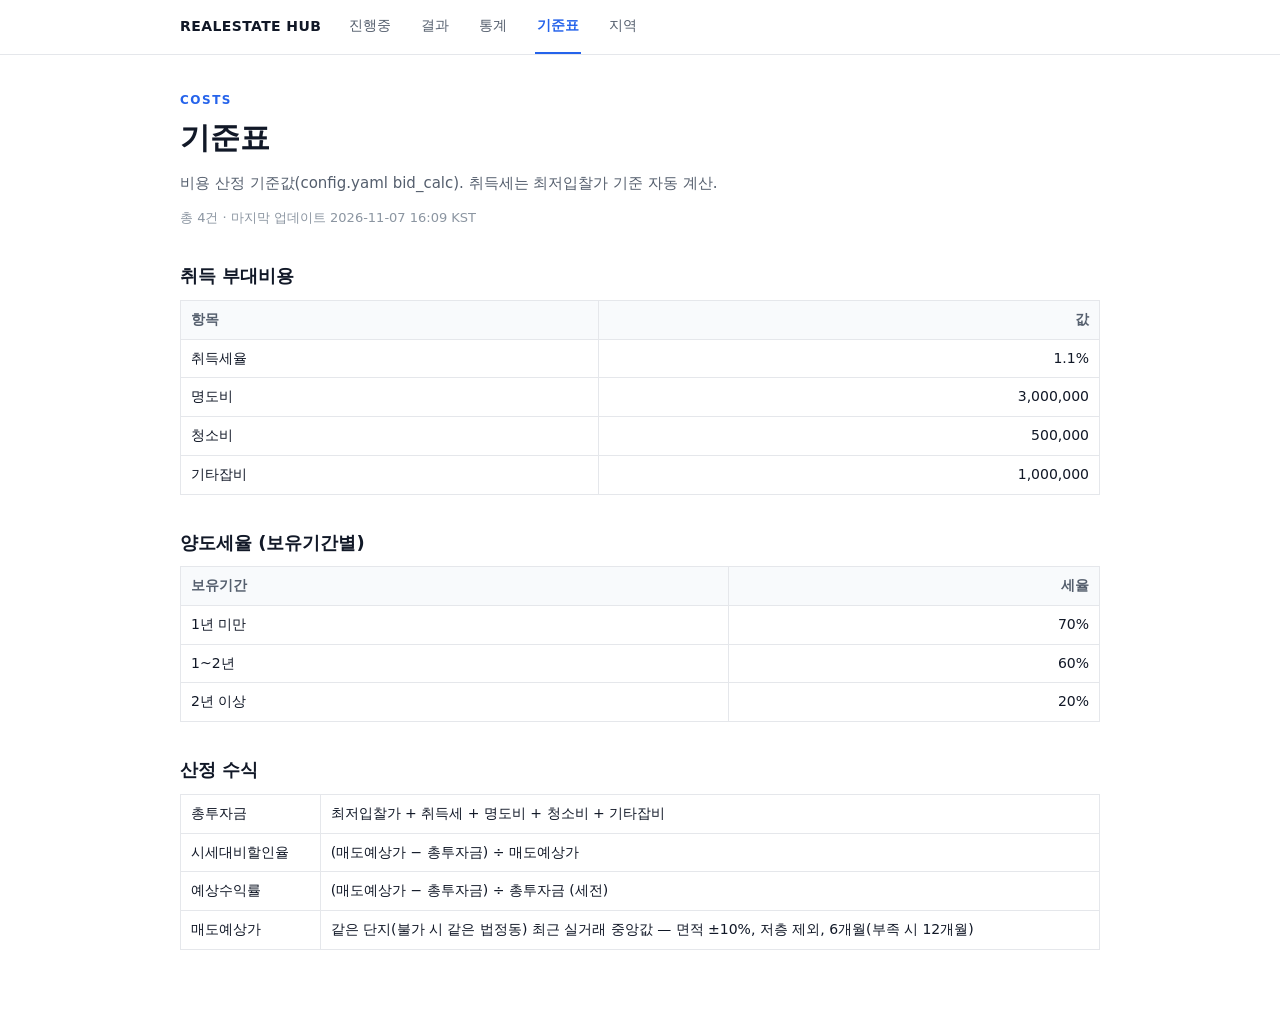
<file: costs.html>
<!doctype html>
<html lang="ko">
<head>
<meta charset="utf-8">
<meta name="viewport" content="width=device-width,initial-scale=1">
<meta name="robots" content="noindex,nofollow">
<title>기준표 — REALESTATE HUB</title>
<link rel="icon" href="data:image/svg+xml,<svg xmlns='http://www.w3.org/2000/svg' viewBox='0 0 16 16'><text y='14' font-size='14'>🏠</text></svg>">
<link rel="stylesheet" href="assets/style.css?v=202611071609">
</head>
<body data-page="costs">
<nav class="nav"><div class="nav-inner">
  <span class="brand">REALESTATE HUB</span>
  <a class="tab" href="index.html">진행중</a>
  <a class="tab" href="results.html">결과</a>
  <a class="tab" href="stats.html">통계</a>
  <a class="tab active" href="costs.html">기준표</a>
  <a class="tab" href="regions.html">지역</a>
</div></nav>
<main class="wrap">
  <div class="eyebrow">COSTS</div>
  <h1>기준표</h1>
  <p class="desc">비용 산정 기준값(config.yaml bid_calc). 취득세는 최저입찰가 기준 자동 계산.</p>
  <p class="meta" id="meta">-</p>
  <h2>취득 부대비용</h2><div id="t-base"></div>
  <h2>양도세율 (보유기간별)</h2><div id="t-cgt"></div>
  <h2>산정 수식</h2>
  <table>
    <tbody>
      <tr><td>총투자금</td><td style="text-align:left">최저입찰가 + 취득세 + 명도비 + 청소비 + 기타잡비</td></tr>
      <tr><td>시세대비할인율</td><td style="text-align:left">(매도예상가 − 총투자금) ÷ 매도예상가</td></tr>
      <tr><td>예상수익률</td><td style="text-align:left">(매도예상가 − 총투자금) ÷ 총투자금 (세전)</td></tr>
      <tr><td>매도예상가</td><td style="text-align:left">같은 단지(불가 시 같은 법정동) 최근 실거래 중앙값 — 면적 ±10%, 저층 제외, 6개월(부족 시 12개월)</td></tr>
    </tbody>
  </table>
</main>
<script src="data/meta.js?v=202611071609"></script>
<script src="data/costs.js?v=202611071609"></script>
<script src="assets/app.js?v=202611071609"></script>
</body>
</html>
</file>
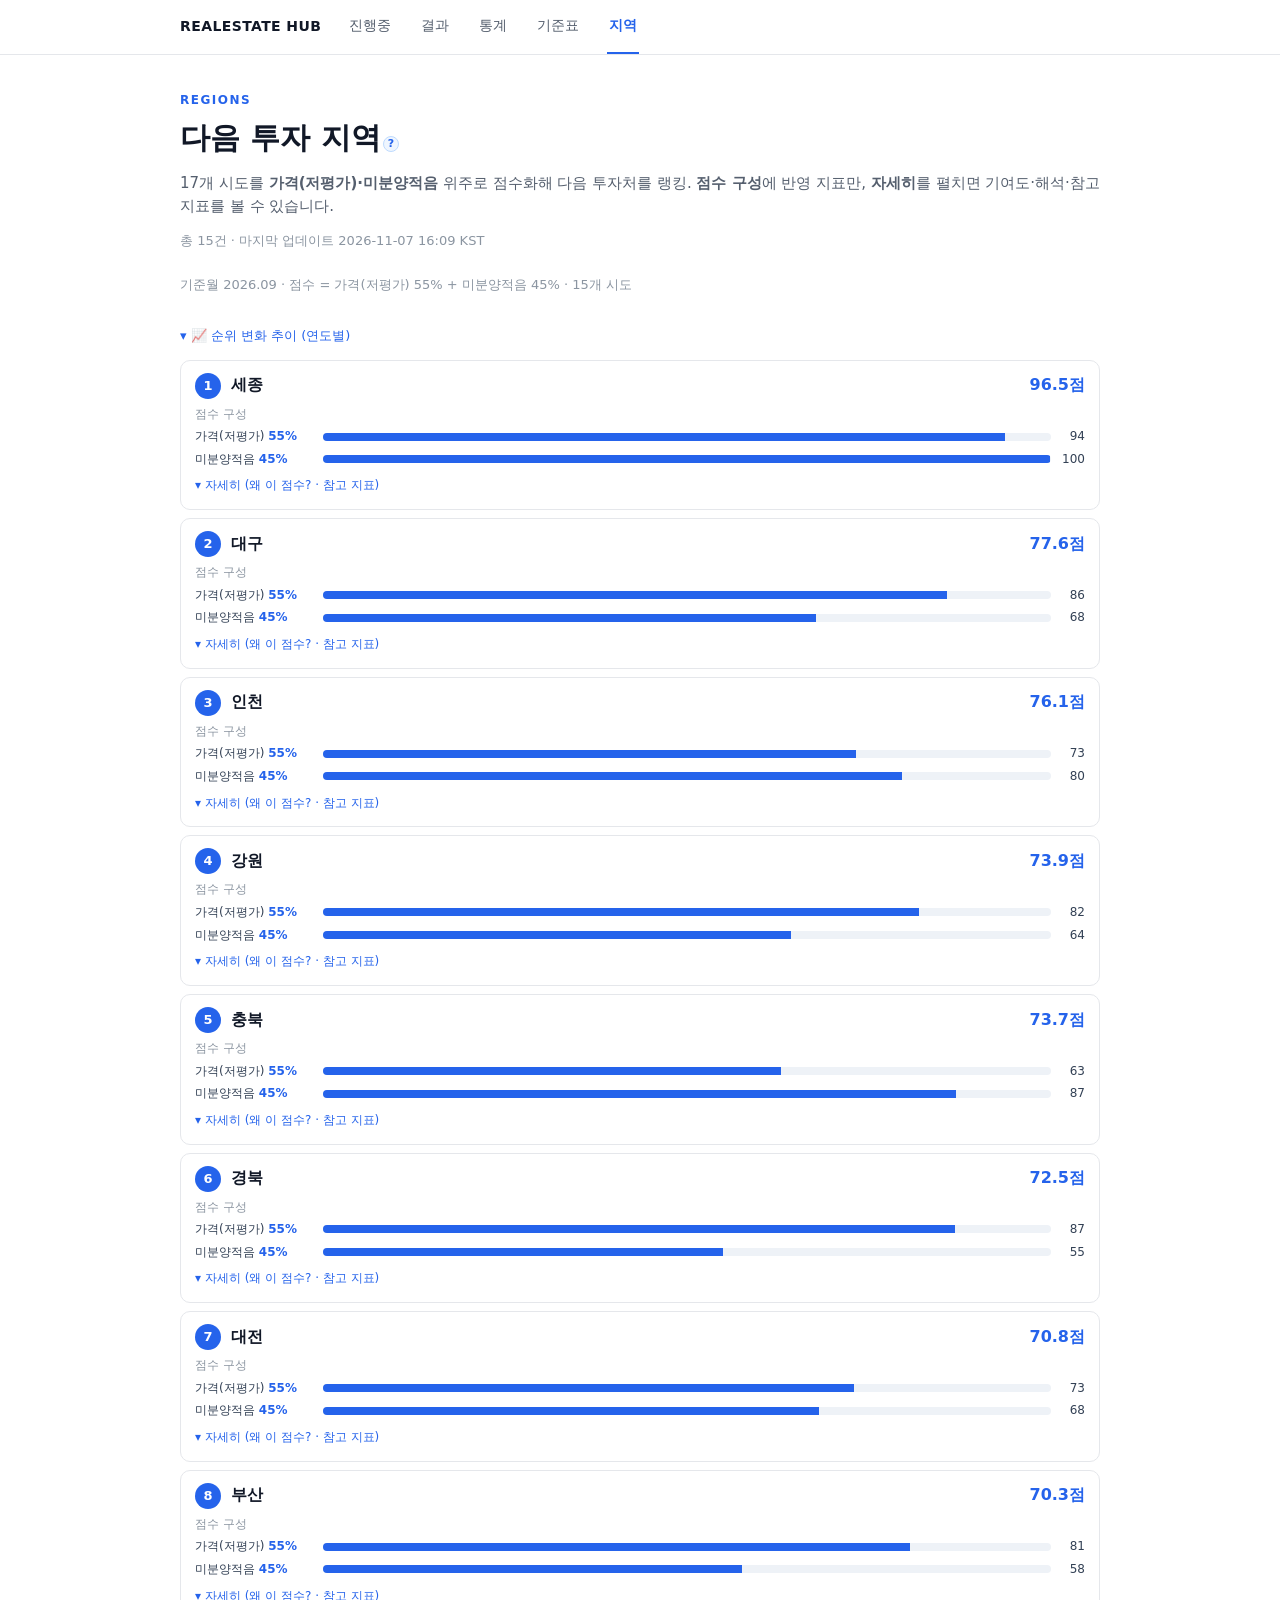
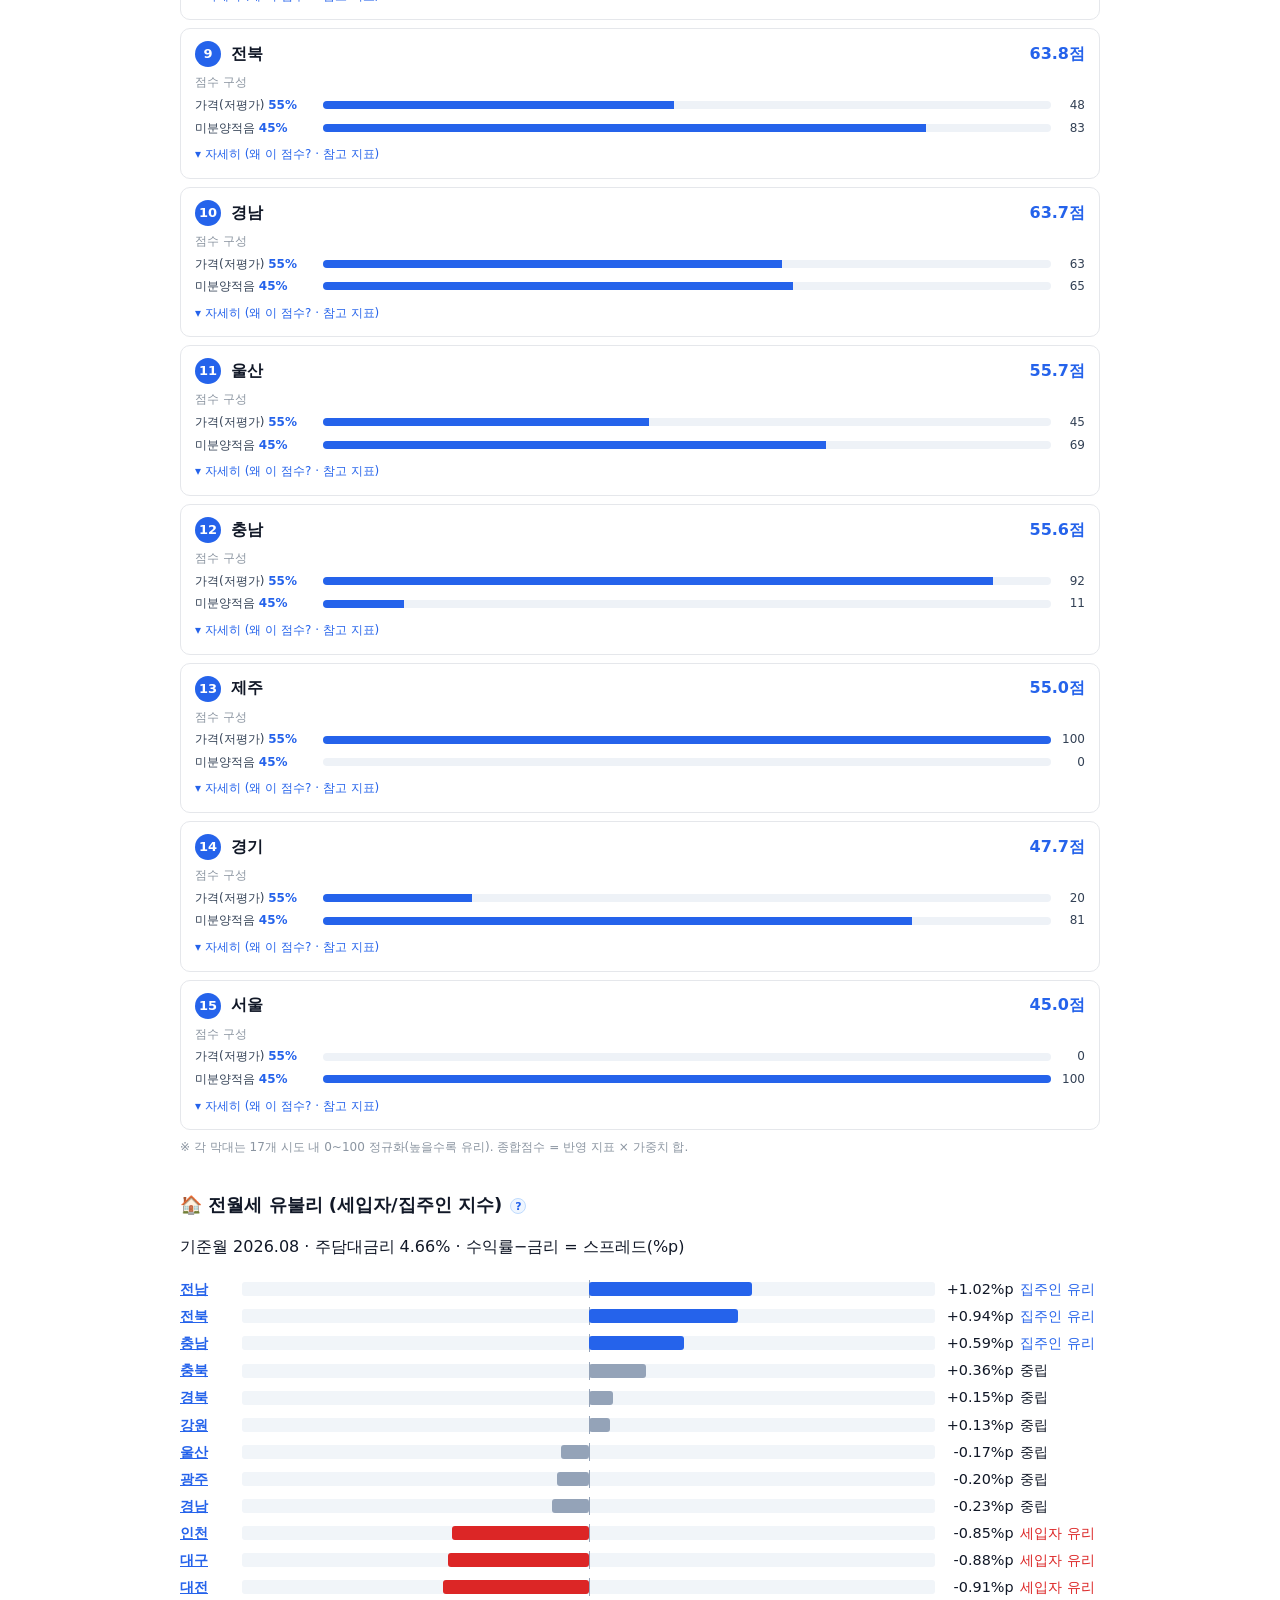
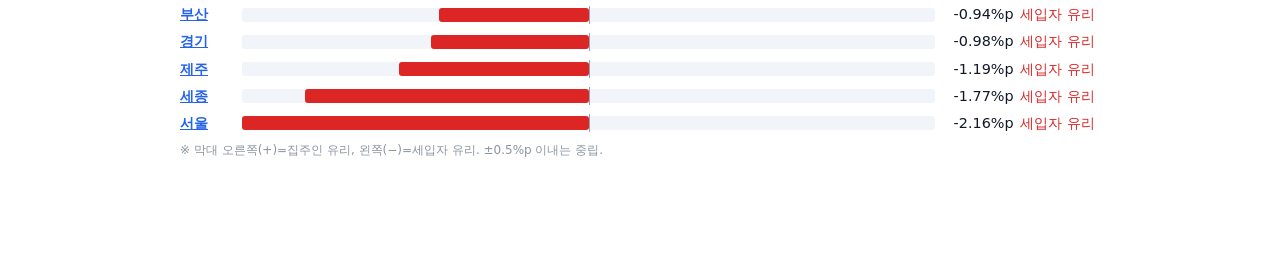
<file: regions.html>
<!doctype html>
<html lang="ko">
<head>
<meta charset="utf-8">
<meta name="viewport" content="width=device-width,initial-scale=1">
<meta name="robots" content="noindex,nofollow">
<title>지역 — REALESTATE HUB</title>
<link rel="icon" href="data:image/svg+xml,<svg xmlns='http://www.w3.org/2000/svg' viewBox='0 0 16 16'><text y='14' font-size='14'>🏠</text></svg>">
<link rel="stylesheet" href="assets/style.css?v=202611071609">
</head>
<body data-page="regions">
<nav class="nav"><div class="nav-inner">
  <span class="brand">REALESTATE HUB</span>
  <a class="tab" href="index.html">진행중</a>
  <a class="tab" href="results.html">결과</a>
  <a class="tab" href="stats.html">통계</a>
  <a class="tab" href="costs.html">기준표</a>
  <a class="tab active" href="regions.html">지역</a>
</div></nav>
<main class="wrap">
  <div class="eyebrow">REGIONS</div>
  <h1>다음 투자 지역<button class="help" type="button" aria-label="점수 산출 설명">?<span class="tip"><b>종합점수</b> = 백테스트(2018~2025)로 고른 가중치의 가중합. 현재 <b>가격(저평가) 55% + 미분양적음 45%</b>.<br>전세가율·공급여유는 예측력이 확인되지 않아 <b>현재 점수 미반영(참고용)</b> — 추후 백테스트에서 유효성 확인 시 자동 반영됩니다.<br>각 막대는 17개 시도 내 0~100 정규화(높을수록 유리).</span></button></h1>
  <p class="desc">17개 시도를 <b>가격(저평가)·미분양적음</b> 위주로 점수화해 다음 투자처를 랭킹. <b>점수 구성</b>에 반영 지표만, <b>자세히</b>를 펼치면 기여도·해석·참고 지표를 볼 수 있습니다.</p>
  <p class="meta" id="meta">-</p>
  <p class="meta" id="basis">-</p>
  <a class="rhist-link" id="rhist-toggle">▾ 📈 순위 변화 추이 (연도별)</a>
  <div id="r-history"></div>
  <div id="regions"></div>
  <p class="legend" id="r-legend"></p>
  <!--
    전월세 유불리(세입자/집주인 지수) = 월세수익률 − 주택담보대출금리 (carry 스프레드, %p).
    중립 임계값 = ±0.5%p (config의 EcosSettings.neutral_band; 변경 시 백필 재실행 필요).
      스프레드 > +0.5%p → 집주인 유리 | −0.5 ~ +0.5%p → 중립 | < −0.5%p → 세입자 유리
  -->
  <section class="rent-own">
    <h2>🏠 전월세 유불리 <span class="sub">(세입자/집주인 지수)</span>
      <span class="help" tabindex="0" role="button" aria-label="설명">?
        <span class="tip">월세수익률(연 월세÷매매가) − 주택담보대출금리. 집값 예측이 아니라 현재 보유 vs 임차 비용 비교입니다.<br><br>
        <b>판정 임계값(±0.5%p):</b><br>
        · 스프레드 &gt; +0.5%p → <b>집주인 유리</b> (월세수익 &gt; 대출이자, 사는 게 이득)<br>
        · −0.5 ~ +0.5%p → <b>중립</b><br>
        · &lt; −0.5%p → <b>세입자 유리</b> (월세가 대출이자보다 쌈, 빌리는 게 이득)</span>
      </span>
    </h2>
    <p id="ro-basis" class="basis"></p>
    <div id="rent-own"></div>
    <p id="ro-legend" class="legend"></p>
  </section>
  <div id="ro-modal" class="modal" hidden>
    <div class="modal-card" role="dialog" aria-modal="true" aria-labelledby="ro-modal-title">
      <button type="button" class="modal-close" aria-label="닫기">×</button>
      <h3 id="ro-modal-title"></h3>
      <div id="ro-modal-body"></div>
    </div>
  </div>
</main>
<script src="data/meta.js?v=202611071609"></script>
<script src="data/regions.js?v=202611071609"></script>
<script src="data/rent_own.js?v=202611071609"></script>
<script src="assets/app.js?v=202611071609"></script>
</body>
</html>
</file>
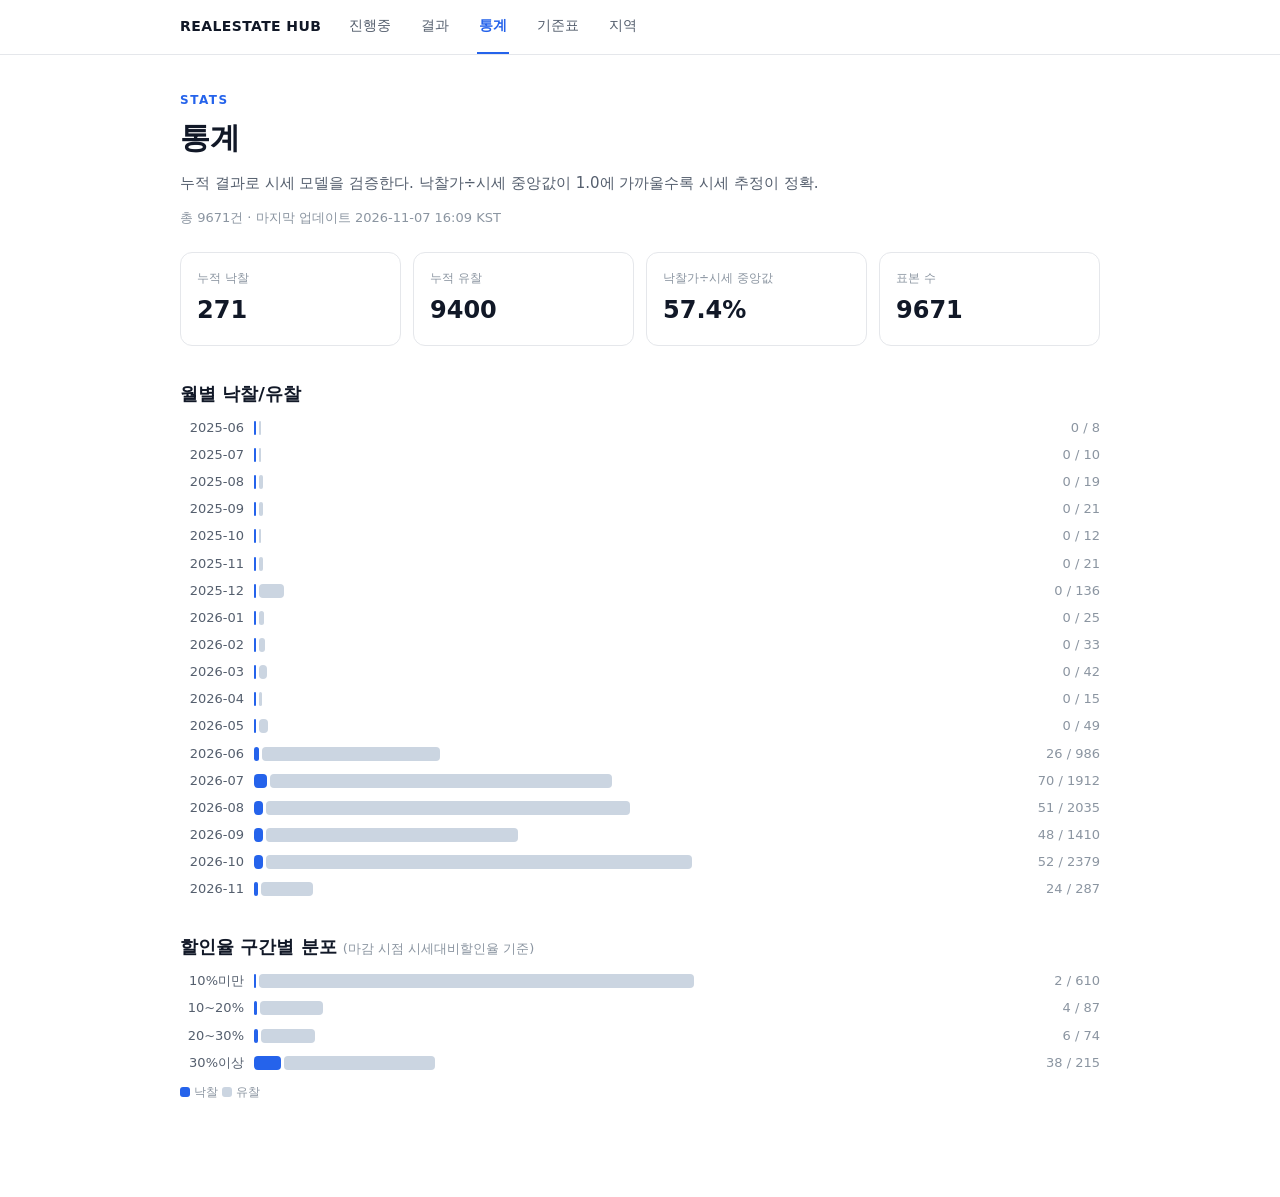
<file: stats.html>
<!doctype html>
<html lang="ko">
<head>
<meta charset="utf-8">
<meta name="viewport" content="width=device-width,initial-scale=1">
<meta name="robots" content="noindex,nofollow">
<title>통계 — REALESTATE HUB</title>
<link rel="icon" href="data:image/svg+xml,<svg xmlns='http://www.w3.org/2000/svg' viewBox='0 0 16 16'><text y='14' font-size='14'>🏠</text></svg>">
<link rel="stylesheet" href="assets/style.css?v=202611071609">
</head>
<body data-page="stats">
<nav class="nav"><div class="nav-inner">
  <span class="brand">REALESTATE HUB</span>
  <a class="tab" href="index.html">진행중</a>
  <a class="tab" href="results.html">결과</a>
  <a class="tab active" href="stats.html">통계</a>
  <a class="tab" href="costs.html">기준표</a>
  <a class="tab" href="regions.html">지역</a>
</div></nav>
<main class="wrap">
  <div class="eyebrow">STATS</div>
  <h1>통계</h1>
  <p class="desc">누적 결과로 시세 모델을 검증한다. 낙찰가÷시세 중앙값이 1.0에 가까울수록 시세 추정이 정확.</p>
  <p class="meta" id="meta">-</p>
  <div class="banner" id="banner" style="display:none"></div>
  <div class="cards">
    <div class="card"><div class="k">누적 낙찰</div><div class="v" id="c-won">-</div></div>
    <div class="card"><div class="k">누적 유찰</div><div class="v" id="c-passed">-</div></div>
    <div class="card"><div class="k">낙찰가÷시세 중앙값</div><div class="v" id="c-ratio">-</div></div>
    <div class="card"><div class="k">표본 수</div><div class="v" id="c-sample">-</div></div>
  </div>
  <h2>월별 낙찰/유찰</h2>
  <div class="bars" id="m-bars"></div>
  <h2>할인율 구간별 분포 <span style="font-weight:400;color:var(--mut);font-size:13px">(마감 시점 시세대비할인율 기준)</span></h2>
  <div class="bars" id="b-bars"></div>
  <p class="legend"><i style="background:#2563eb"></i>낙찰 <i style="background:#cbd5e1"></i>유찰</p>
</main>
<script src="data/meta.js?v=202611071609"></script>
<script src="data/stats.js?v=202611071609"></script>
<script src="assets/app.js?v=202611071609"></script>
</body>
</html>
</file>
<file: assets/style.css>
/* realestate-hub — 라이트 에디토리얼 셸 (automart-hub에서 복사) */
:root{
  --accent:#2563eb; --accent-bg:#eff6ff; --accent-line:#bfdbfe;
  --ink:#111827; --sub:#555f6e; --mut:#8b95a1;
  --line:#e5e7eb; --warn:#b45309; --warn-bg:#fff7ed; --warn-line:#fdba74;
}
*{box-sizing:border-box}
body{margin:0;font-family:"Segoe UI","Malgun Gothic","Apple SD Gothic Neo",system-ui,sans-serif;
     color:var(--ink);background:#fff;line-height:1.55}
a{color:var(--accent);text-decoration:none}
a:hover{text-decoration:underline}

/* 상단 내비 */
.nav{border-bottom:1px solid var(--line);position:sticky;top:0;background:#fff;z-index:10}
.nav-inner{max-width:960px;margin:0 auto;padding:0 20px;display:flex;align-items:center;gap:26px;overflow-x:auto}
.brand{font-weight:800;font-size:14px;letter-spacing:.4px;padding:15px 0;white-space:nowrap}
.nav a.tab{color:var(--sub);font-size:14px;padding:15px 2px;border-bottom:2px solid transparent;white-space:nowrap}
.nav a.tab.active{color:var(--accent);font-weight:700;border-bottom-color:var(--accent)}
.nav a.tab:hover{text-decoration:none;color:var(--ink)}

/* 페이지 머리 */
.wrap{max-width:960px;margin:0 auto;padding:36px 20px 80px}
.eyebrow{color:var(--accent);font-size:12px;font-weight:700;letter-spacing:1.5px}
h1{margin:6px 0 10px;font-size:30px}
h2{font-size:18px;margin:34px 0 10px}
.desc{color:var(--sub);margin:0 0 6px;font-size:15px}
.meta{color:var(--mut);font-size:13px;margin-bottom:24px}

/* 검색/필터 칩 */
.search{width:100%;padding:13px 16px;font-size:15px;border:1px solid var(--line);border-radius:10px;margin-bottom:14px}
.search:focus{outline:2px solid var(--accent);border-color:transparent}
.filters{display:flex;flex-direction:column;gap:8px;margin-bottom:28px}
.chip-row{display:flex;align-items:center;gap:6px;flex-wrap:wrap}
.chip-row .lbl{color:var(--mut);font-size:12px;min-width:34px}
.chip{border:1px solid var(--line);background:#fff;border-radius:8px;padding:5px 12px;
      font-size:13px;color:var(--sub);cursor:pointer;font-family:inherit}
.chip.on{border-color:var(--accent);color:var(--accent);font-weight:700;background:var(--accent-bg)}
#count{color:var(--mut);font-size:13px;margin-left:auto}

/* 타임라인 리스트 */
.tl{list-style:none;margin:0;padding:0;border-left:2px solid var(--line)}
.tl li{position:relative;padding:0 0 30px 24px}
.tl li::before{content:"";position:absolute;left:-6px;top:6px;width:10px;height:10px;border-radius:50%;background:var(--accent)}
.tl li.empty{border:0;color:var(--mut);text-align:center;padding:40px 0}
.tl li.empty::before{display:none}
.tl .date{color:var(--accent);font-weight:700;font-size:13px}
.tl h3{margin:2px 0 4px;font-size:17px}
.tl .line{color:var(--sub);font-size:14px;margin:0 0 8px}
.tags{display:flex;gap:6px;flex-wrap:wrap;margin-bottom:6px}
.tag{font-size:12px;border:1px solid var(--line);border-radius:6px;padding:2px 8px;color:var(--sub);background:#fafafa}
.tag.blue{color:var(--accent);border-color:var(--accent-line);background:var(--accent-bg)}
.tag.warn{color:var(--warn);border-color:var(--warn-line);background:var(--warn-bg)}
.src{color:var(--mut);font-size:13px}
.src a{margin-left:8px}

/* 통계 */
.banner{background:var(--warn-bg);border:1px solid var(--warn-line);color:var(--warn);
        border-radius:10px;padding:10px 14px;font-size:14px;margin-bottom:18px}
.cards{display:grid;grid-template-columns:repeat(4,1fr);gap:12px;margin-bottom:8px}
.card{border:1px solid var(--line);border-radius:12px;padding:16px}
.card .k{color:var(--mut);font-size:12px}
.card .v{font-size:24px;font-weight:800;margin-top:4px}
.bars{margin:8px 0 10px}
.bar-row{display:flex;align-items:center;gap:10px;margin:7px 0;font-size:13px}
.bar-row .bl{min-width:64px;color:var(--sub);text-align:right}
.bar-track{flex:1;display:flex;gap:3px;align-items:center}
.bar{height:14px;border-radius:4px;background:var(--accent);min-width:2px}
.bar.gray{background:#cbd5e1}
.bar-row .bv{color:var(--mut);white-space:nowrap}
.legend{color:var(--mut);font-size:12px;margin:4px 0 16px}
.legend i{display:inline-block;width:10px;height:10px;border-radius:3px;vertical-align:-1px;margin-right:4px}

/* 표 (비용참고표) */
table{border-collapse:collapse;width:100%;font-size:14px;margin:8px 0 6px}
th,td{border:1px solid var(--line);padding:8px 10px;text-align:right}
th{background:#f8fafc;color:var(--sub);font-weight:600}
td:first-child,th:first-child{text-align:left}

/* 매물 비용내역 (클릭 펼침) */
.costlink{cursor:pointer}
.costbox{display:none;margin:10px 0 4px;max-width:420px}
.costbox.open{display:block}
.costbox table{margin:0;font-size:13px}
.costbox td,.costbox th{padding:5px 10px}
.costbox tr.sum td{font-weight:700;background:#f8fafc}
.costbox .note{color:var(--mut);font-size:12px;margin:6px 0 0}

/* 도움말 툴팁 (?) — PC 호버 + 모바일 탭(클릭 토글) */
.help{position:relative;display:inline-flex;align-items:center;justify-content:center;
      width:16px;height:16px;margin:0 2px;padding:0;border:1px solid var(--accent-line);
      border-radius:50%;background:var(--accent-bg);color:var(--accent);
      font-size:11px;font-weight:700;cursor:pointer;vertical-align:1px;font-family:inherit}
.help .tip{display:none;position:absolute;left:0;top:22px;z-index:20;width:300px;max-width:78vw;
      background:#fff;border:1px solid var(--line);border-radius:10px;
      box-shadow:0 6px 24px rgba(17,24,39,.12);padding:12px 14px;
      color:var(--sub);font-size:13px;font-weight:400;line-height:1.6;text-align:left;cursor:default}
.help:hover .tip,.help.open .tip{display:block}

@media (max-width:640px){
  h1{font-size:24px}
  .cards{grid-template-columns:repeat(2,1fr)}
  .tl .line{line-height:1.8}
}

/* 지역 탭 */
.rcard{border:1px solid #e5e7eb;border-radius:10px;padding:12px 14px;margin:8px 0;background:#fff}
.rhead{display:flex;align-items:center;gap:10px;margin-bottom:6px}
.rrank{display:inline-flex;align-items:center;justify-content:center;min-width:26px;height:26px;
  background:#2563eb;color:#fff;border-radius:50%;font-weight:700;font-size:13px}
.rsido{font-weight:700;font-size:16px}
.rscore{margin-left:auto;color:#2563eb;font-weight:700}
.rsub{font-size:12px;color:var(--mut,#64748b);margin:2px 0 4px}
.rscored{display:grid;gap:4px}
.rbar{display:flex;align-items:center;gap:8px;font-size:12px}
.rbl{width:120px;color:#334155;flex:none}
.rbl b{color:#2563eb;font-weight:700}
.rbar-track{flex:1;height:8px;background:#eef2f7;border-radius:4px;overflow:hidden}
.rbar-fill{display:block;height:100%;background:#2563eb}
.rbv{width:26px;text-align:right;color:#334155}
.rbar.ctx .rbl{color:#94a3b8}
.rbar.ctx .rbar-fill{background:#cbd5e1}
.rbar.ctx .rbv{color:#94a3b8}
.rdetail-link{display:inline-block;margin-top:8px;font-size:12px;color:#2563eb;cursor:pointer}
.rdetail{display:none;margin-top:8px;padding-top:8px;border-top:1px dashed #e5e7eb}
.rdetail.open{display:block}
.rcontrib{font-size:12px;color:#334155;margin:0 0 4px}
.rinterp{font-size:12px;color:var(--mut,#64748b);margin:0 0 8px}
.rctx-label{font-size:11px;color:#94a3b8;margin:6px 0 4px}

/* 지역 순위변화 히트맵 */
.rhist-link{display:inline-block;margin:6px 0;font-size:13px;color:#2563eb;cursor:pointer}
#r-history{display:none;margin:4px 0 12px}
#r-history.open{display:block}
.rh-scroll{overflow-x:auto}
.rh-table{border-collapse:collapse;font-size:12px;white-space:nowrap}
.rh-table th,.rh-table td{padding:4px 6px;text-align:center;border:1px solid #f1f5f9;min-width:30px}
.rh-table th{color:var(--mut,#64748b);font-weight:600;font-size:11px}
.rh-sido{font-weight:700;text-align:left;position:sticky;left:0;background:#fff}
.rh-na{color:#cbd5e1}
.rh-table .up{color:#16a34a;font-weight:700}
.rh-table .dn{color:#dc2626;font-weight:700}

/* 전월세 유불리 섹션 */
.rent-own{margin-top:1.5rem}
.ro-row{display:grid;grid-template-columns:3.5rem 1fr 4.5rem 5rem;align-items:center;gap:.4rem;padding:.15rem 0;font-size:.9rem}
.ro-sido{font-weight:600}
.ro-bar{position:relative;height:14px;background:#f1f5f9;border-radius:3px}
.ro-bar::before{content:"";position:absolute;left:50%;top:-2px;bottom:-2px;width:1px;background:#94a3b8}
.ro-bar i{position:absolute;top:0;bottom:0;border-radius:3px}
.ro-own .ro-bar i{background:#2563eb}
.ro-tenant .ro-bar i{background:#dc2626}
.ro-neutral .ro-bar i{background:#94a3b8}
.ro-own .ro-verdict{color:#2563eb}
.ro-tenant .ro-verdict{color:#dc2626}
.ro-val{text-align:right;font-variant-numeric:tabular-nums}
.ro-link { background: none; border: none; padding: 0; font: inherit; font-weight: 600;
  color: #2563eb; cursor: pointer; text-decoration: underline; text-align: left; }
.ro-link:hover { color: #1d4ed8; }
.modal[hidden] { display: none; }
.modal { position: fixed; inset: 0; background: rgba(15,23,42,.55);
  display: flex; align-items: center; justify-content: center; padding: 1rem; z-index: 50; }
.modal-card { background: #fff; border-radius: 10px; padding: 1.2rem 1.2rem 1rem;
  max-width: 32rem; width: 100%; max-height: 85vh; overflow-y: auto; position: relative; }
.modal-close { position: absolute; top: .5rem; right: .6rem; background: none; border: none;
  font-size: 1.5rem; line-height: 1; cursor: pointer; color: #64748b; }
.modal-card h3 { margin: .2rem 0 .8rem; font-size: 1.05rem; }
.ro-modal-table { width: 100%; border-collapse: collapse; font-size: .9rem;
  font-variant-numeric: tabular-nums; }
.ro-modal-table th, .ro-modal-table td { padding: .3rem .5rem; text-align: right;
  border-bottom: 1px solid #f1f5f9; }
.ro-modal-table th:first-child, .ro-modal-table td:first-child,
.ro-modal-table th:last-child, .ro-modal-table td:last-child { text-align: left; }
.ro-modal-table tr.ro-own .ro-verdict { color: #2563eb; }
.ro-modal-table tr.ro-tenant .ro-verdict { color: #dc2626; }

/* 나의 입찰 — 수익 시뮬 펼침 */
.simtoggle { font-size: 12px; border: 1px solid var(--line); background: #fafafa;
  border-radius: 6px; padding: 3px 10px; color: var(--accent); cursor: pointer; margin: 6px 0; }
.simbox { display: none; margin: 6px 0 2px; padding: 8px 12px;
  background: var(--accent-bg, #f5f8ff); border-radius: 8px; }
.simbox.open { display: block; }
.simbox .line { margin: 2px 0; font-size: 13px; }
.review-list { margin: 0; padding-left: 18px; }
.review-list li { font-size: 13px; line-height: 1.5; margin: 2px 0; }

/* 나의 입찰 — 내 메모(localStorage) */
.usermemo { margin: 8px 0 2px; }
.memo-add, .memo-edit, .memo-del, .memo-save, .memo-cancel {
  font-size: 12px; border: 1px solid var(--line); background: #fff;
  border-radius: 6px; padding: 2px 8px; margin-left: 4px; cursor: pointer; color: var(--sub); }
.memo-add { margin-left: 0; }
.memo-input { width: 100%; box-sizing: border-box; font: inherit; font-size: 13px;
  border: 1px solid var(--line); border-radius: 6px; padding: 6px; }
.memo-btns { margin-top: 4px; }
.memo-show { font-size: 13px; margin: 4px 0; }
.memo-text { color: var(--ink, #222); }
</file>
